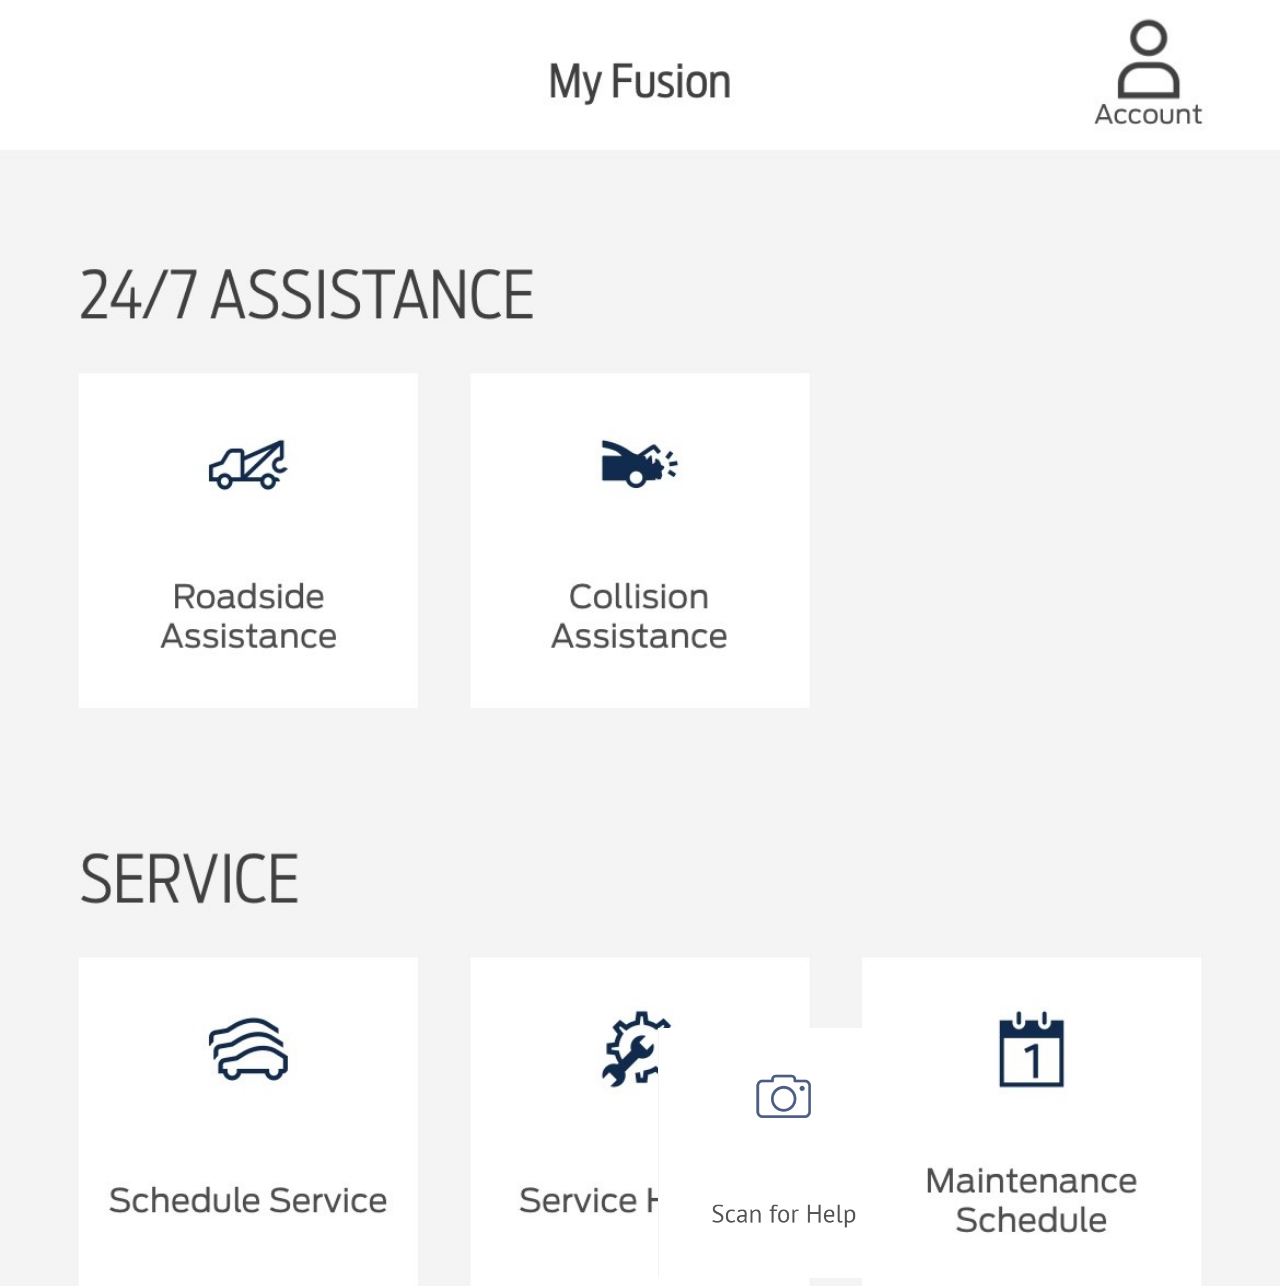
<file: templates/index.html>
<html>
  <head>
    <title> My Fusion </title>

    <link rel="stylesheet" type="text/css" href="../static/style.css" />
  </head>
  <body class="indexMain">
    <!-- IN CASE THE SCREENSHOT IDEA FAILS: Temporary placement of things IGNORE!
      My Fusion

      <div class="assistance">
        24/7 ASSISTANCE

        <div class = "row">
          <div class="column">
            <img src="roadside.png">
          </div>
          <div class="column">
            <img src="collision.png">
          </div>
        </div>

      </div>

      <div class="service">
        SERVICE

        <div class = "row">
          <div class="column">
            <img src="schedule.png">
          </div>
          <div class="column">
            <img src="history.png">
          </div>
          <div class="column">
            <img src="maintenance.png">
          </div>
        </div>
        <div class = "row">
          <div class="column">
            <img src="reference.png">
          </div>
          <div class="column">
            <img src="warranty.png">
          </div>
          <div class="column">
            <img src="camera button.png">
          </div>
        </div>

      </div>

     -->

    <a href="/qr">
        <img src="../static/Camera button.png" style="width:250px;height:250px;margin: 1020px 0px 0px 650px;">
    </a>


    </body>
</html>
</file>
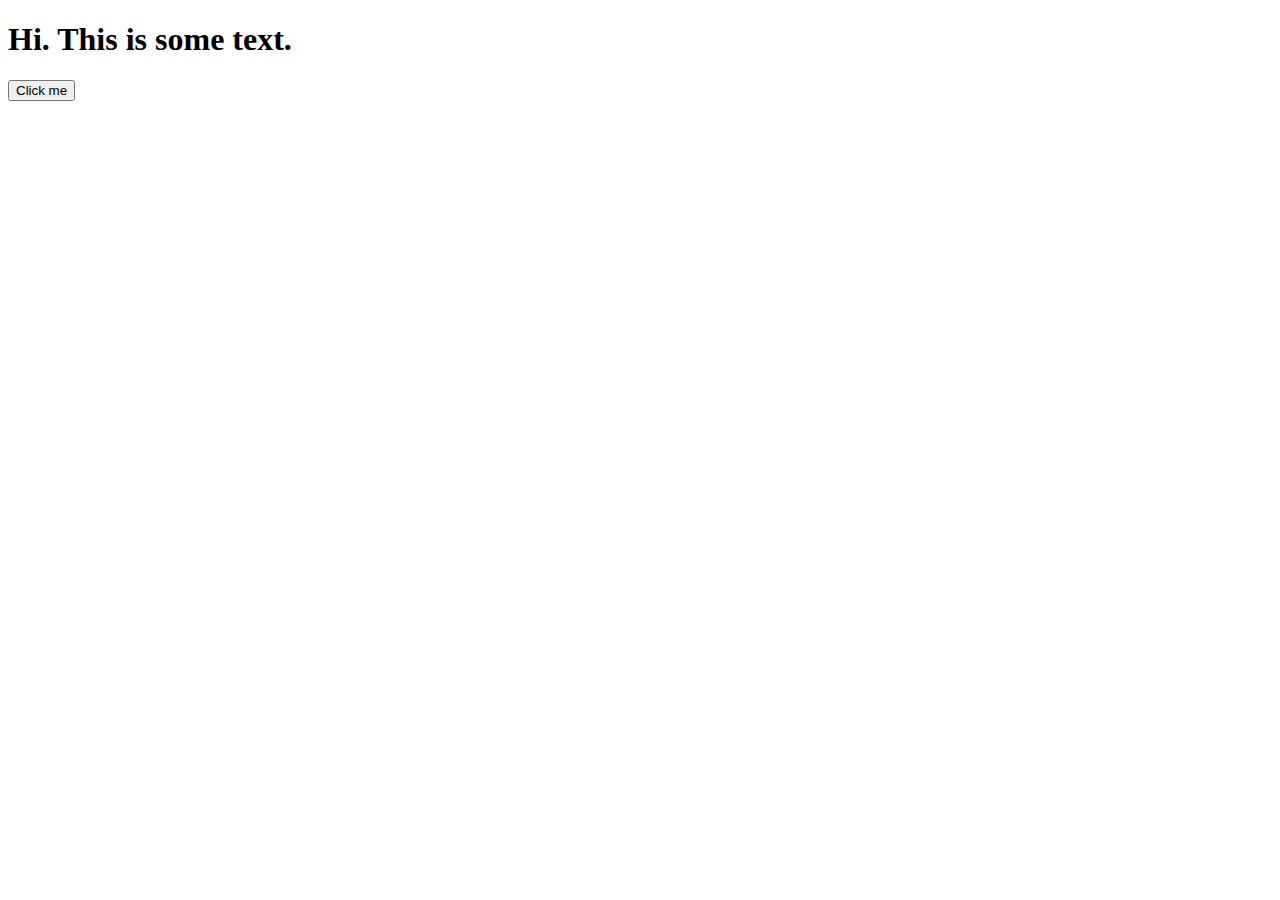
<file: templates/home.html>
<!-- templates/home.html -->

<!DOCTYPE html>
<html lang="en">
<head>
    <meta charset="UTF-8">
    <title>RP Flask REST API</title>
</head>
<body>
    <h1>
        Hi. This is some text.
    </h1>
    <button onclick="window.location.href = '/parts/lowpressure'">Click me</button>

</body>
</html>
</file>
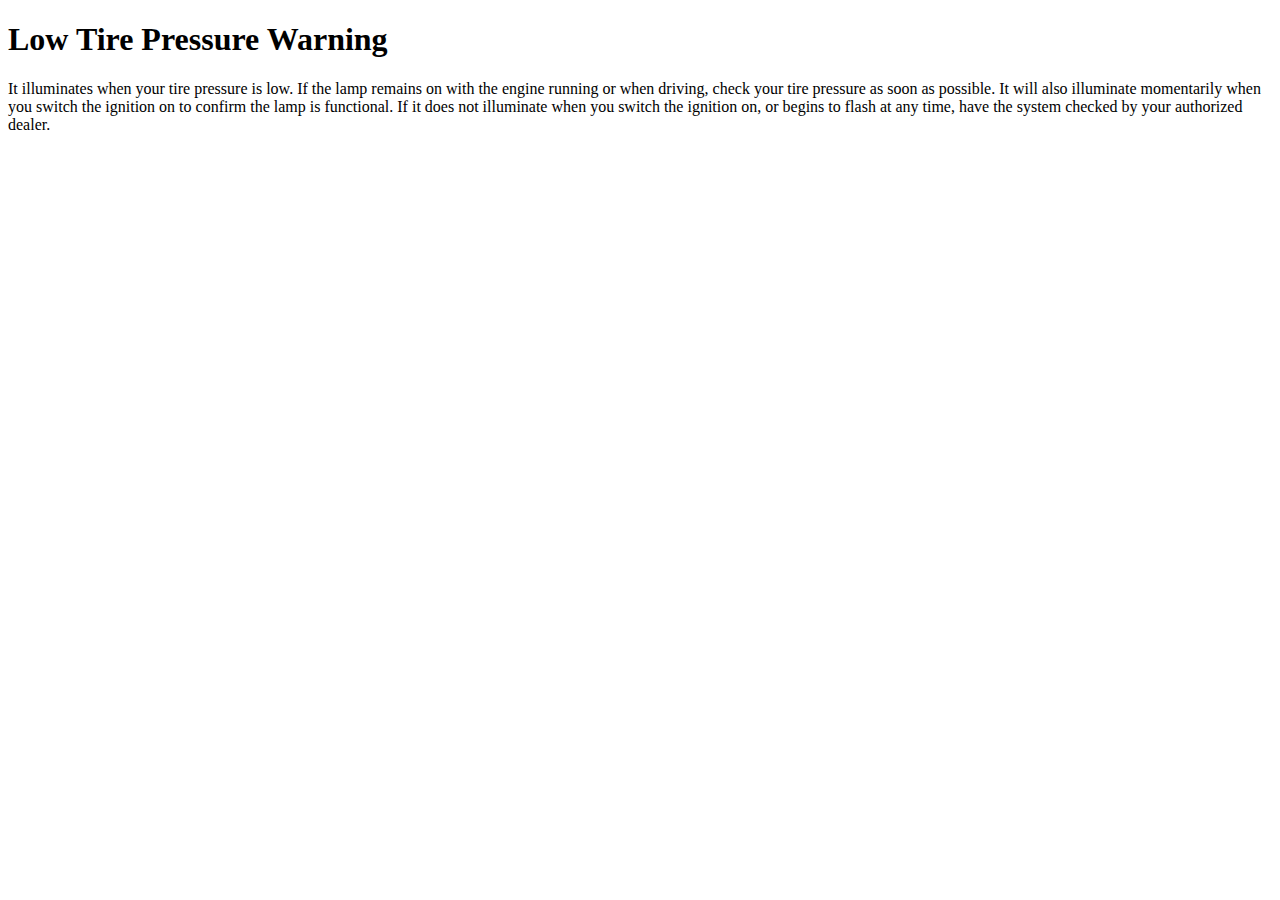
<file: templates/lowpressure.html>
<!-- templates/home.html -->

<!DOCTYPE html>
<html lang="en">
<head>
    <meta charset="UTF-8">
    <title>RP Flask REST API</title>
</head>
<body>
    <h1>
        Low Tire Pressure Warning
    </h1>
    <p>
        It illuminates when your tire pressure is low. If the lamp remains on with the engine running or when driving, check your tire pressure as soon as possible.
It will also illuminate momentarily when you switch the ignition on to confirm the lamp is functional. If it does not illuminate when you switch the ignition on, or begins to flash at any time, have the system checked by your authorized dealer.
    </p>
</body>
</html>
</file>
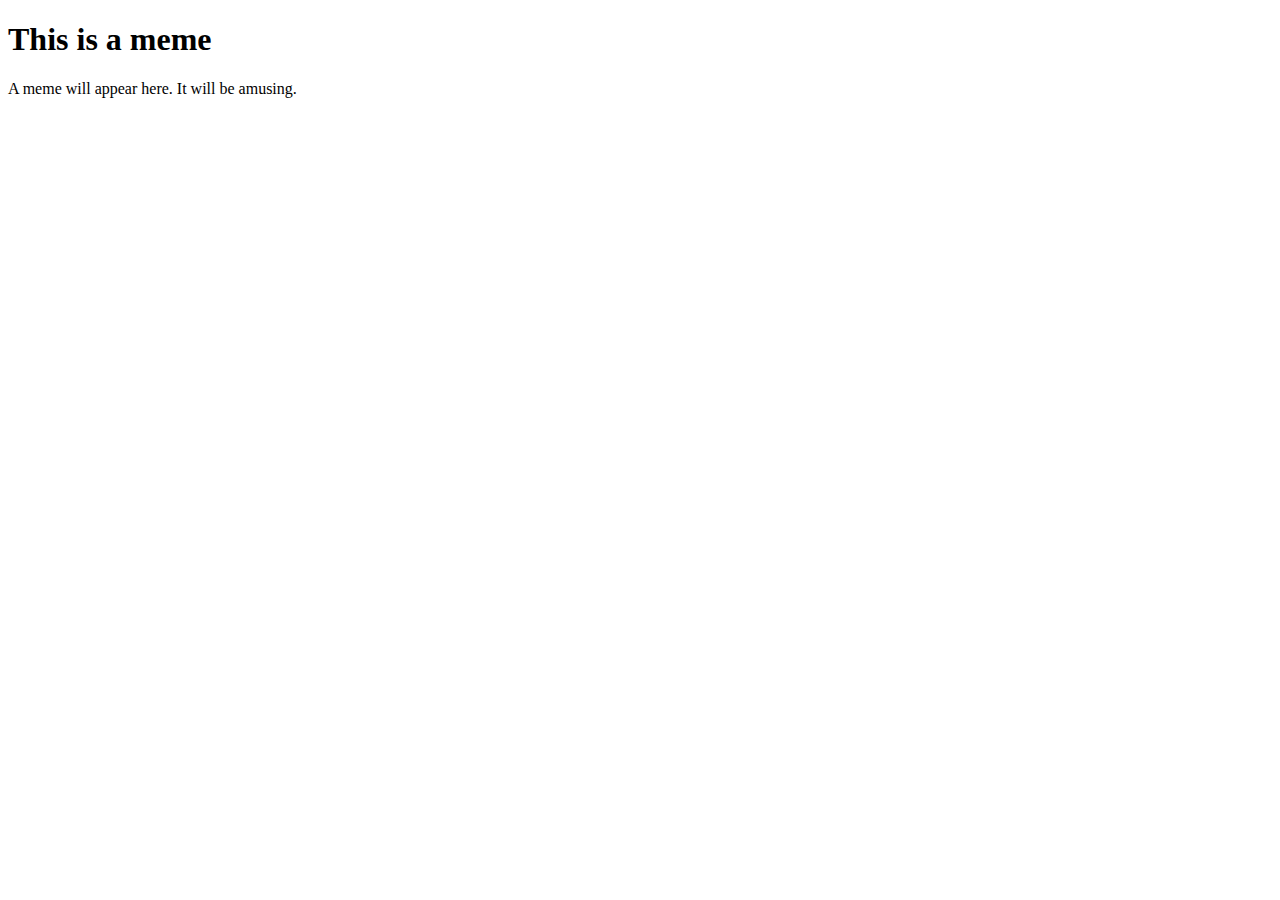
<file: templates/meme.html>
<!-- templates/home.html -->

<!DOCTYPE html>
<html lang="en">
<head>
    <meta charset="UTF-8">
    <title>The Best Meme</title>
</head>
<body>
    <h1>
        This is a meme
    </h1>
    <p>
        A meme will appear here. It will be amusing.
    </p>
</body>
</html>
</file>
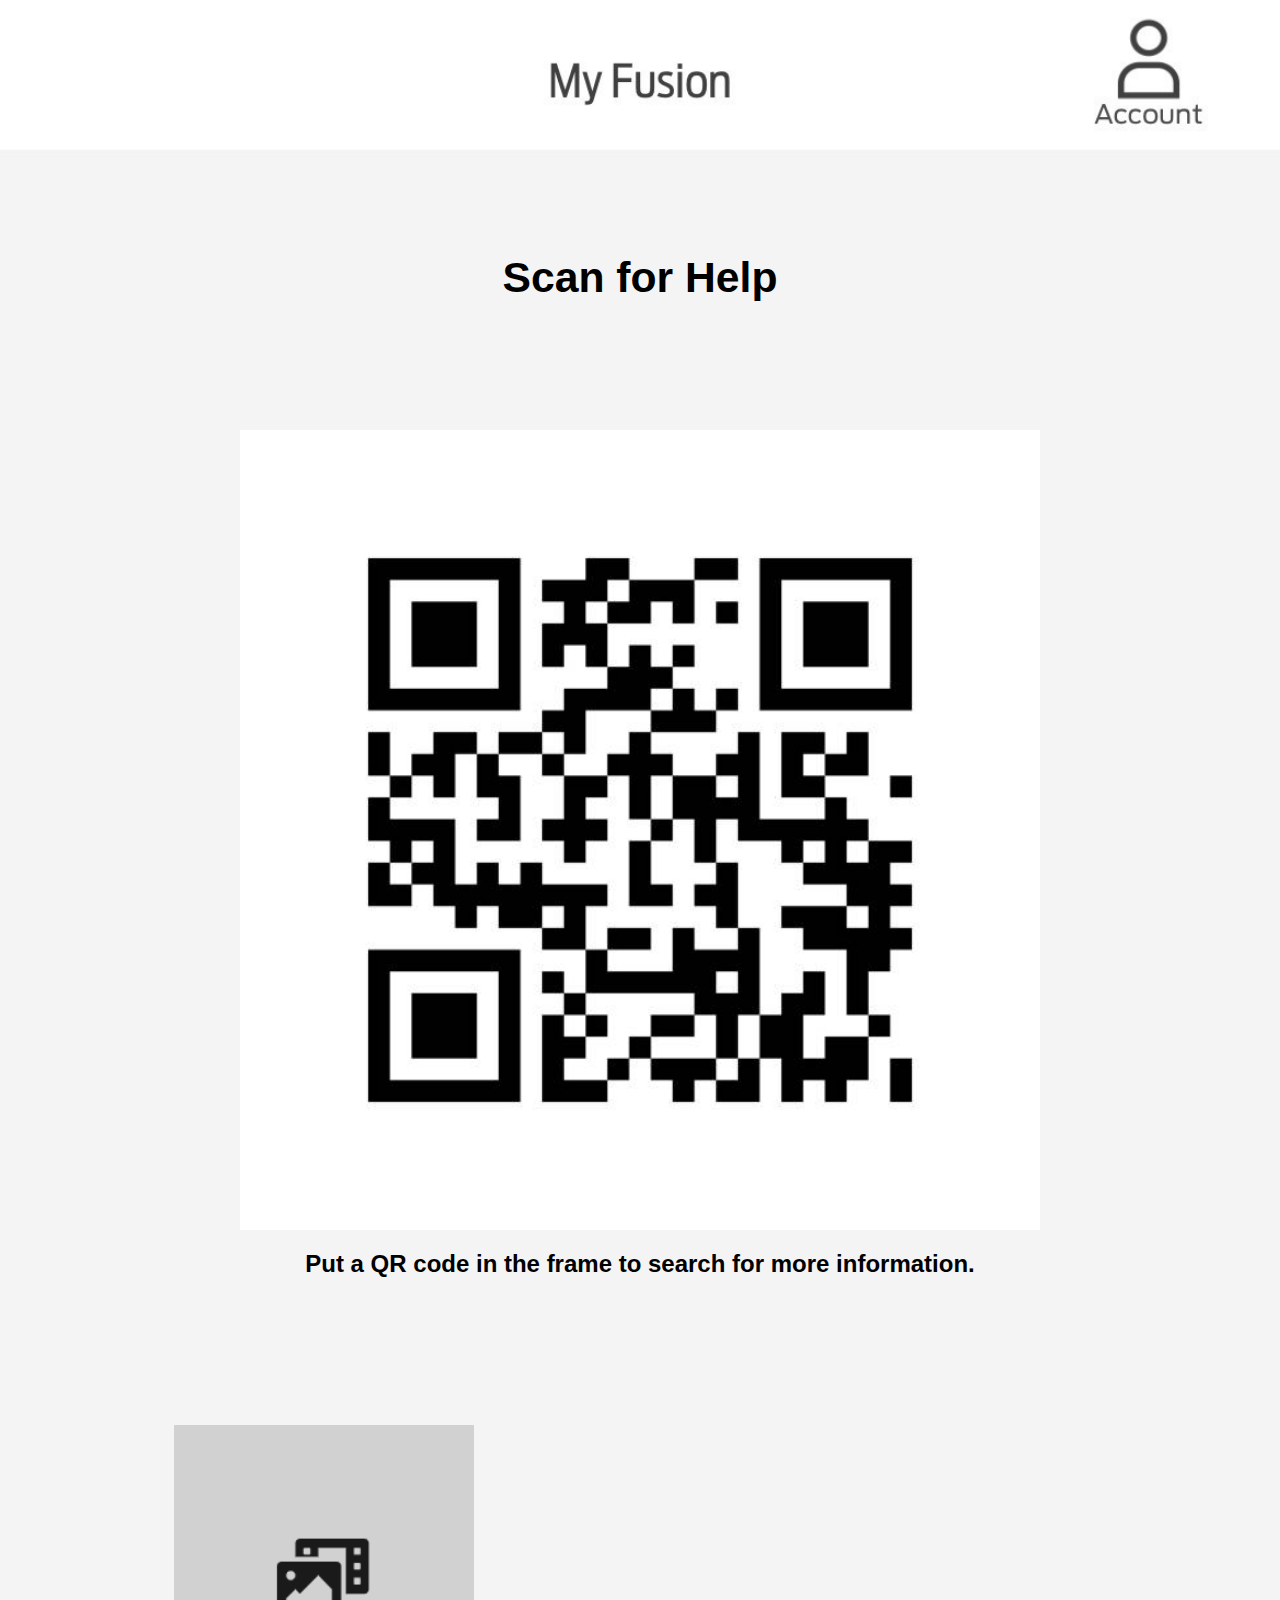
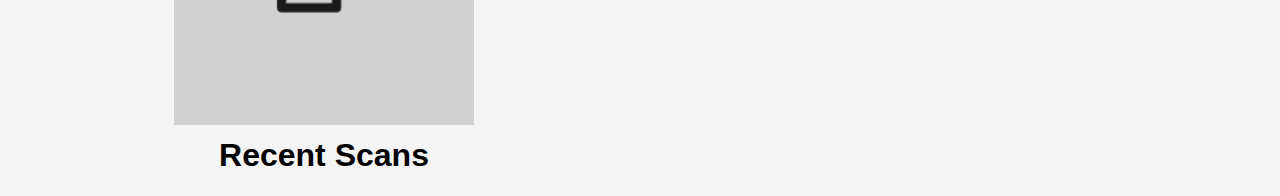
<file: templates/qr.html>
<html>
  
  <head>
    <title> QR </title>

    
    <link rel="stylesheet" type="text/css" href="../static/style.css" />
  </head>

  <body class="plain">

    <div class="centerPic">
        <h1 class="bigheading">Scan for Help</h1>
      <a href="/details">
        <img src="../static/qr%20clipart.jpg" style="width:800px;height:800px;margin-top: 100px;">
    </a>

    
  </br>
    <h2> Put a QR code in the frame to search for more information.</h2>
        </div>
  <div class="columnButton">
            <a href="/scans">
                <!-- Recent scans -->
                <img src="../static/recent%20scans.png" style="width:300px;height:300px;">
            </a>
            </br><h1 style="margin-top: 2%;">Recent Scans</h1>
  </div>
    </body>
</html>
</file>
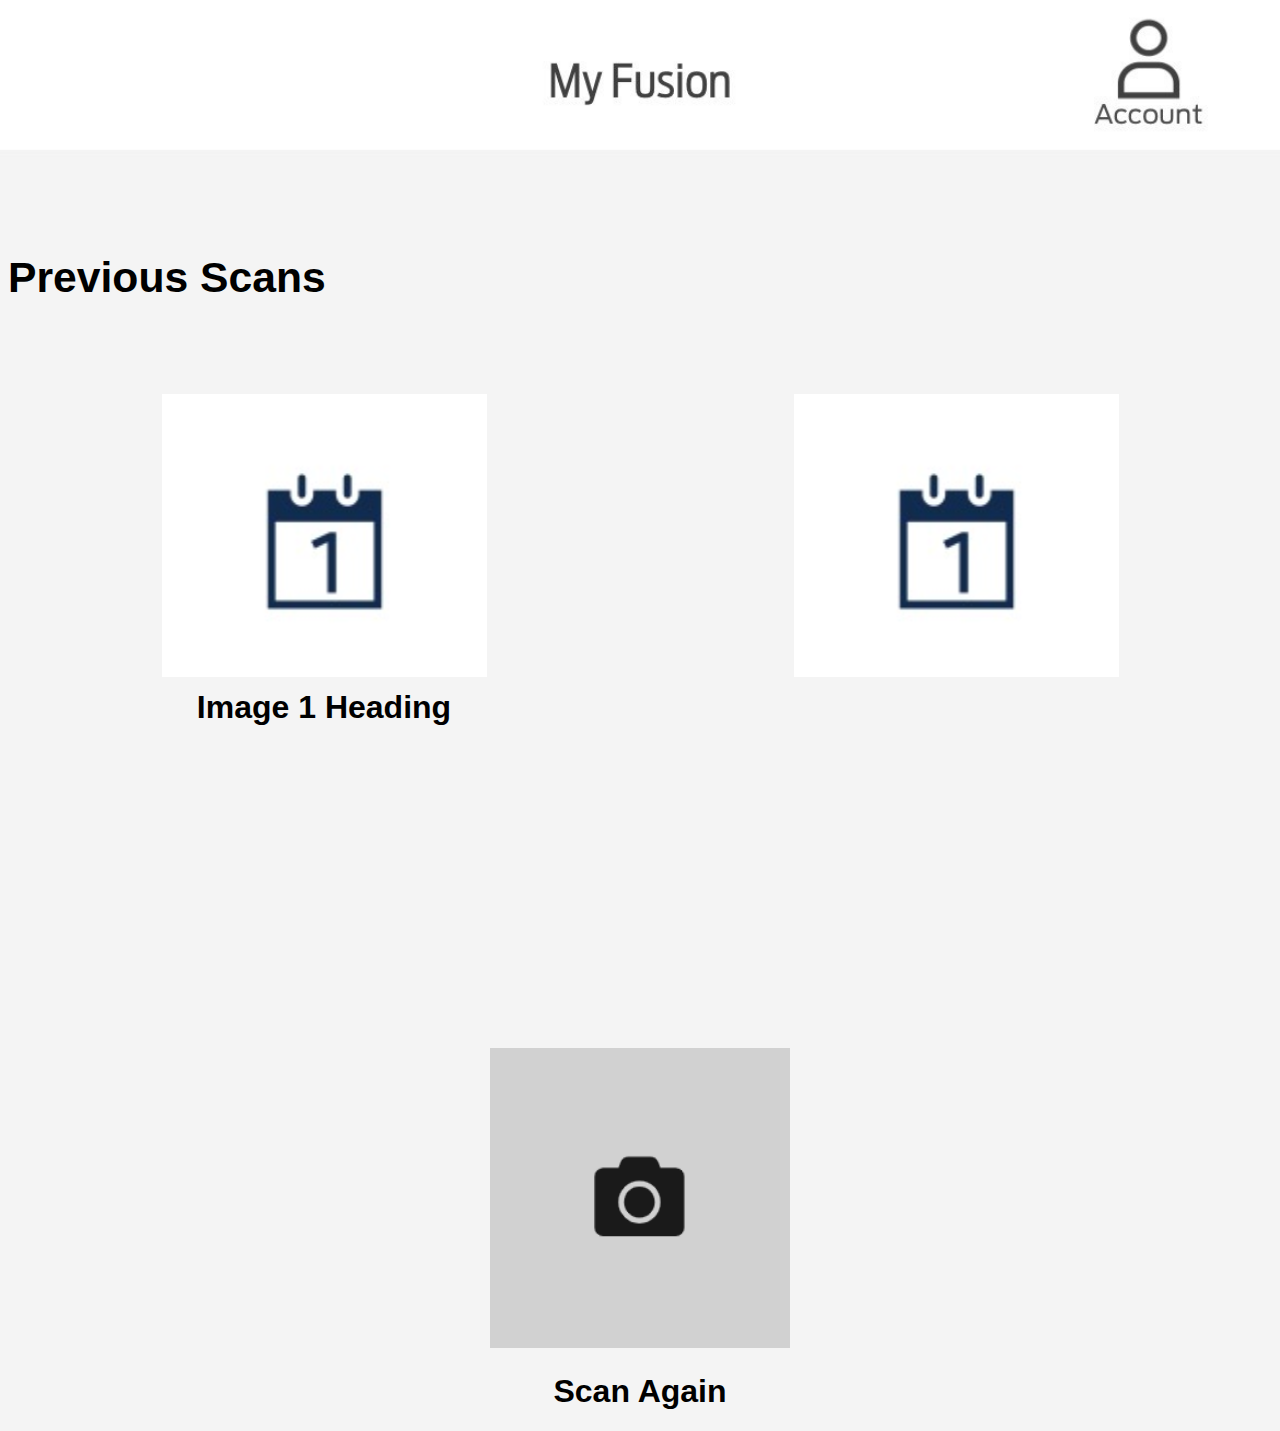
<file: templates/scans.html>
<html>
  <head>
    <title> Previous Scans </title>


    <link rel="stylesheet" type="text/css" href="../static/style.css" />
  </head>


  <body class="plain">

    
    <div class = "row">
      <h1 class="bigheading">Previous Scans</h1>
      <div class="columnTwo">
        <a href="/details"><img src="../static/temp.png"></a>
        </br><h1 style="margin-top: 2%;">Image 1 Heading</h1>
      </div>
      <div class="columnTwo">
        <img src="../static/temp.png">
      </div>
    </div>


    <div class="centerPic">
      <a href="/qr">
          <!-- Scan again -->
          <img src="../static/scan%20again.png" style="width:300px;height:300px;margin: 300px 0px 0px 0px;">
      </a>
    </br> <h1 style="margin-top: 2%;">Scan Again</h1>
    </div>
    </body>
</html>
</file>
<file: static/style.css>
.indexMain {
    background-image: url("Services.jpeg");
    background-repeat: no-repeat;
    background-size: 100%;
    font-family: "Trebuchet MS", sans-serif;
 }

.plain {
    background-image: url("QR.jpeg");
    background-repeat: no-repeat;
    background-size: 100%;
    font-family: "Trebuchet MS", sans-serif;
  }

.column {
   float: left;
   width: 33.33%;
   padding: 0px;
 }
 
 .columnTwo{
   margin-top: 5%;
   float: left;
   width: 50%;
   padding: 0px;
   text-align: center;
 } 
 .columnButton{
   margin-top: 10%;
   float: left;
   width: 50%;
   padding: 0px;
   text-align: center;
 } 
 /* Clearfix (clear floats) */
.row::after {
   content: "";
   clear: both;
   display: table;
 }

.centerPic {
   text-align: center;
}

.bigheading {
    font-size: 32pt;
    font-weight: bold;
    margin-top: 20%;
}
</file>
